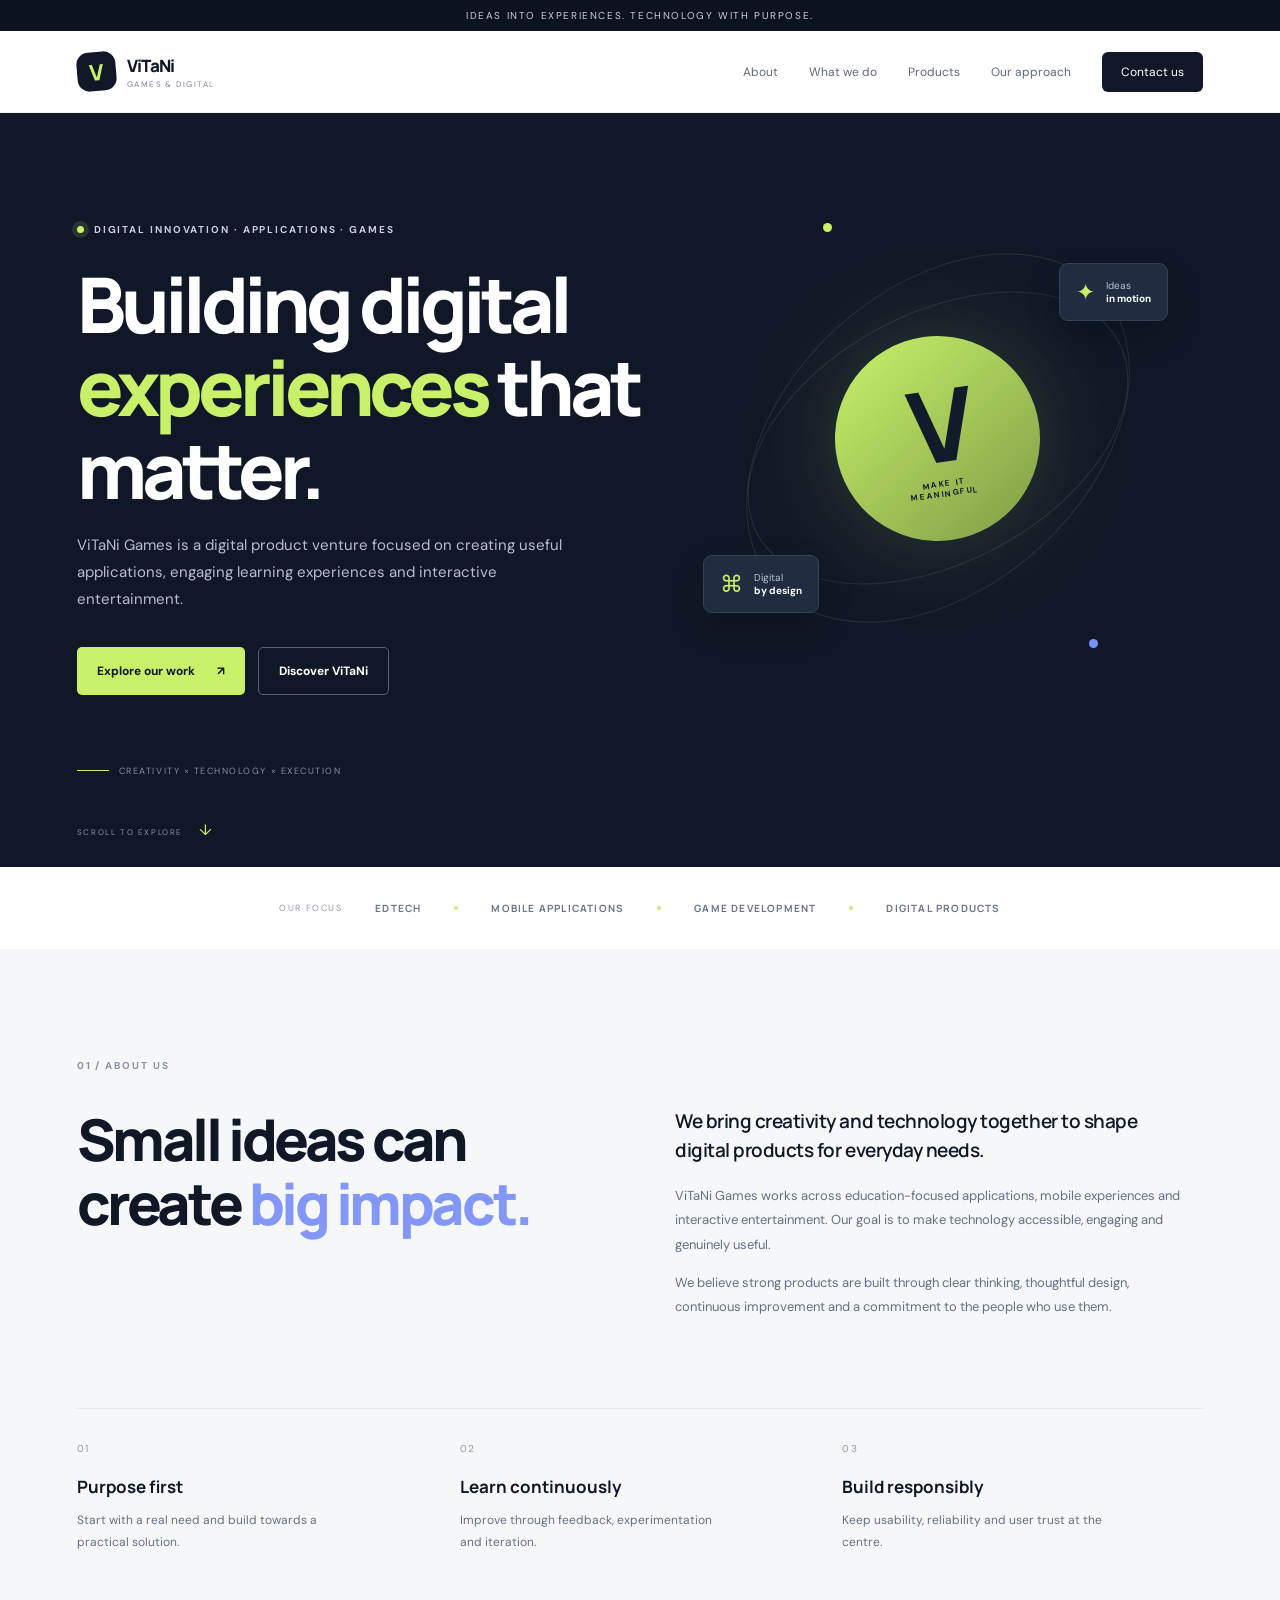
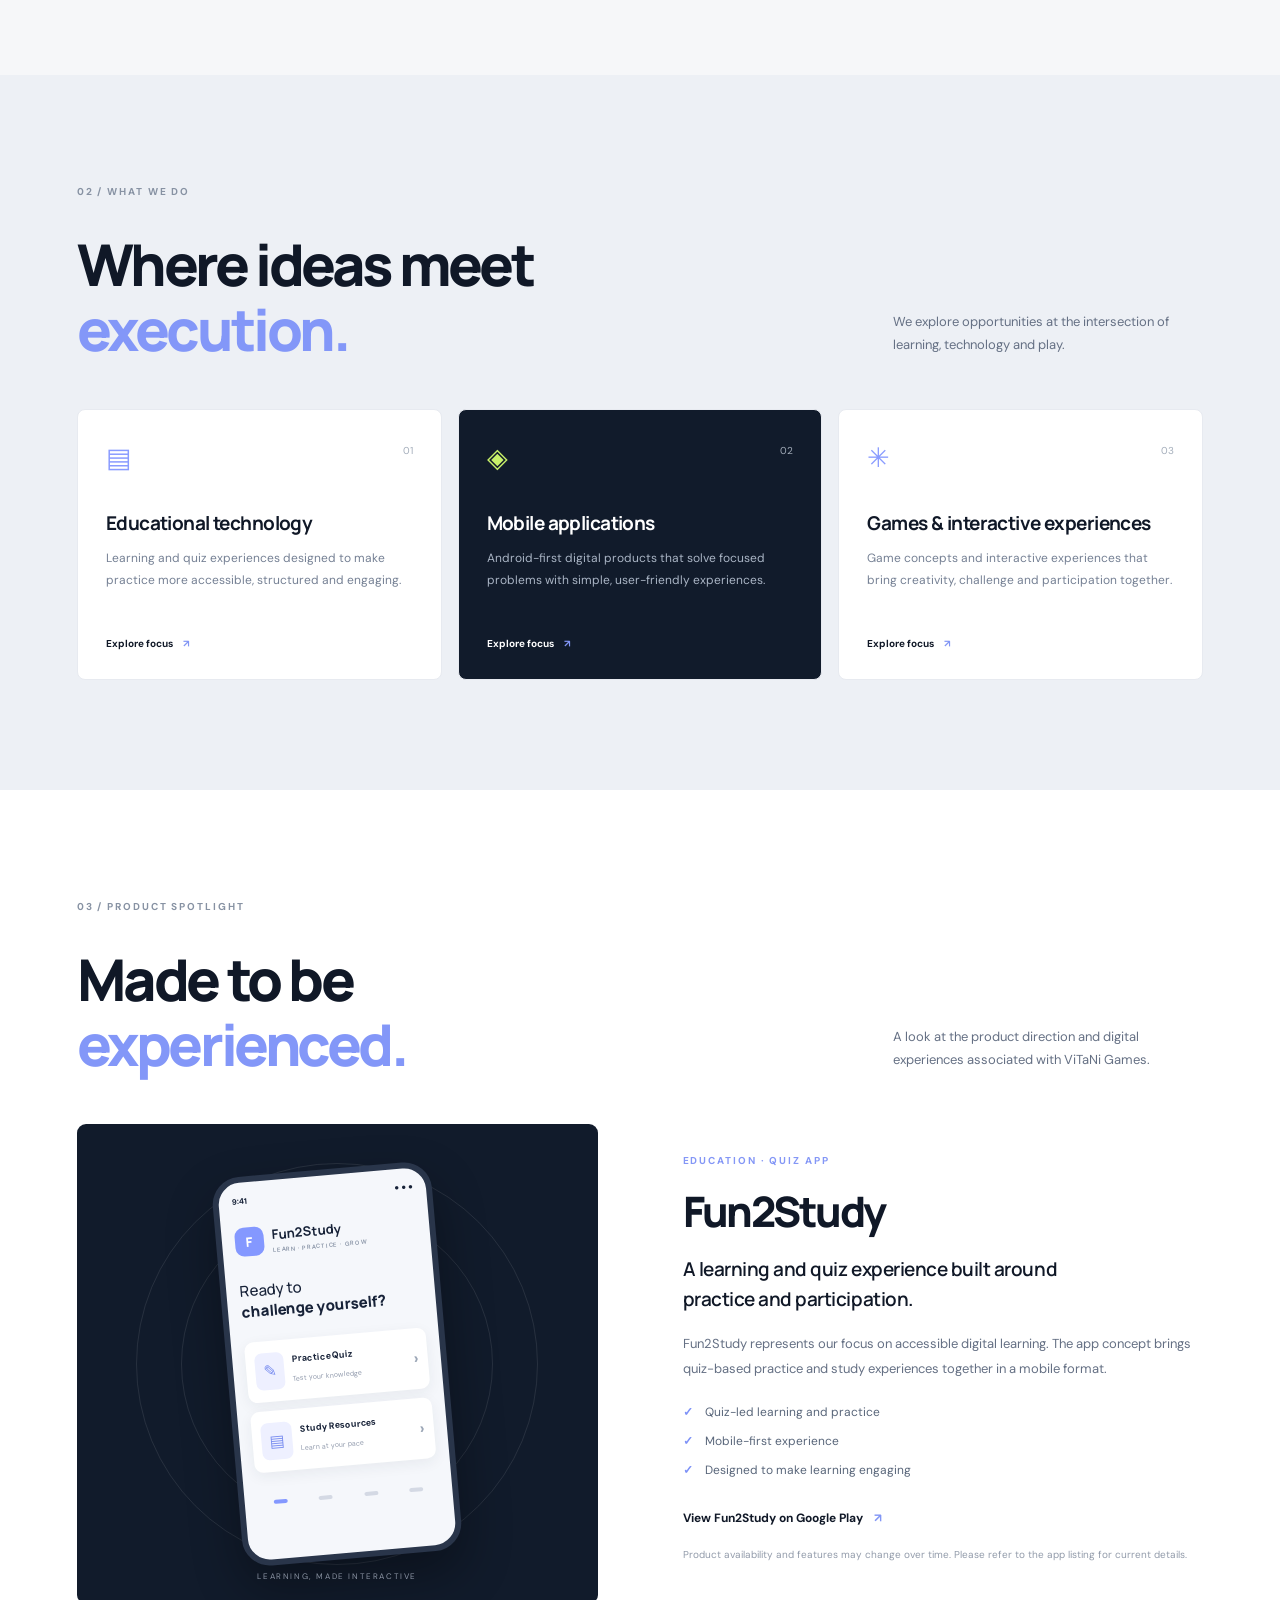
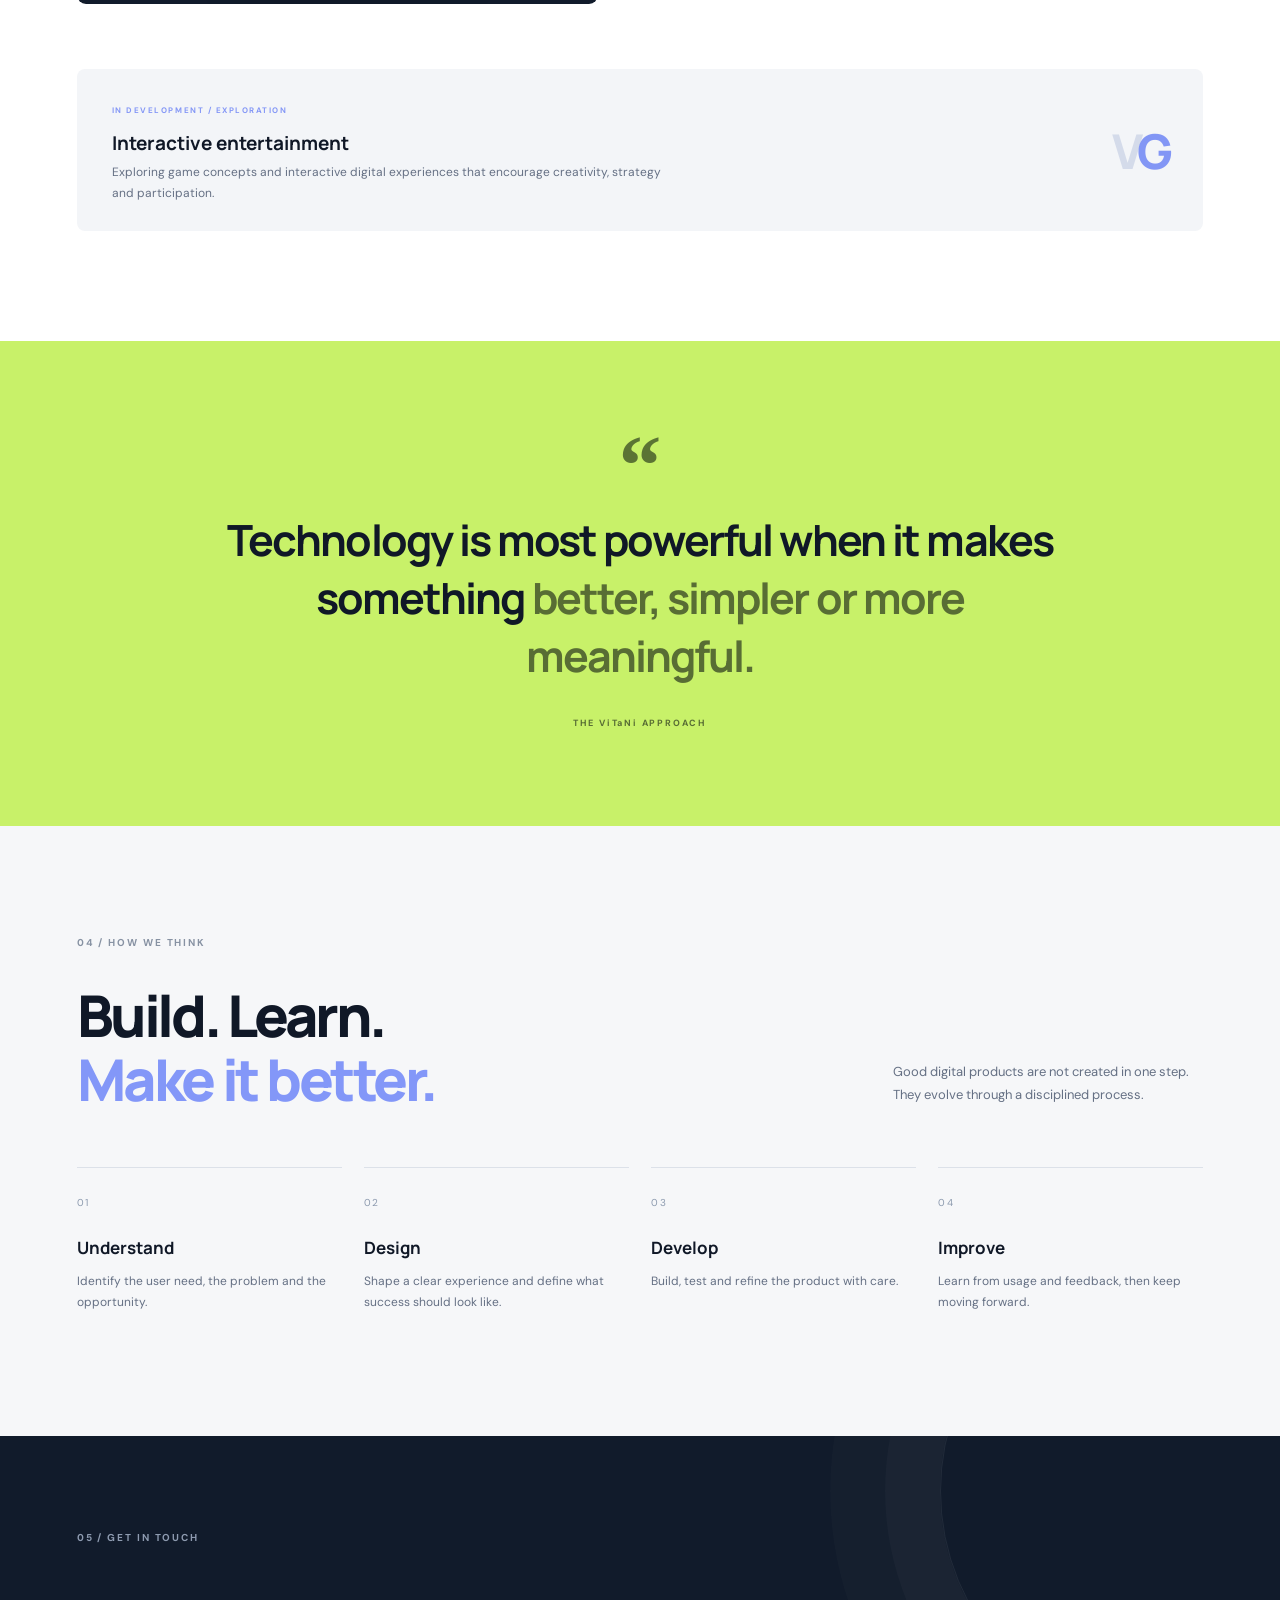
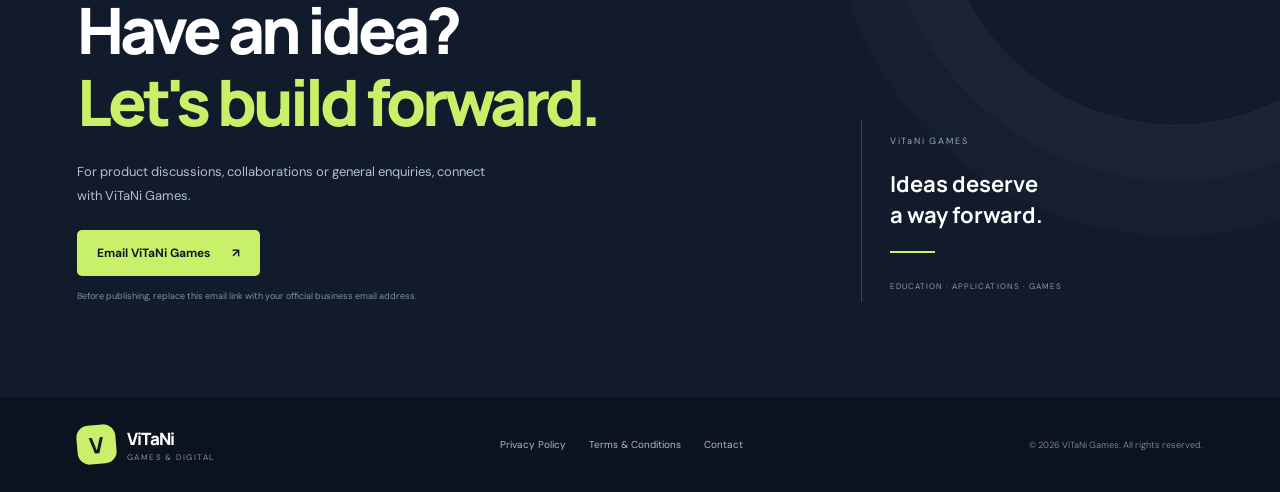
<file: index.html>
<!doctype html>
<html lang="en">
<head>
<meta charset="utf-8"><meta name="viewport" content="width=device-width, initial-scale=1">
<meta name="description" content="ViTaNi Games builds digital products across education, mobile applications and interactive entertainment."><meta name="theme-color" content="#101827">
<title>ViTaNi Games | Building Digital Experiences</title><link rel="icon" type="image/svg+xml" href="assets/favicon.svg"><link rel="stylesheet" href="styles.css">
</head><body>
<div class="announcement">Ideas into experiences. Technology with purpose.</div>
<header class="site-header"><a class="brand" href="#home" aria-label="ViTaNi Games home"><span class="brand-mark">V</span><span><strong>ViTaNi</strong><small>GAMES & DIGITAL</small></span></a><button class="menu-toggle" aria-label="Open navigation" aria-expanded="false">☰</button><nav class="nav" aria-label="Main navigation"><a href="#about">About</a><a href="#work">What we do</a><a href="#products">Products</a><a href="#approach">Our approach</a><a href="#contact" class="nav-cta">Contact us</a></nav></header>
<main>
<section class="hero" id="home"><div class="hero-content"><div class="eyebrow"><span class="pulse"></span> DIGITAL INNOVATION · APPLICATIONS · GAMES</div><h1>Building digital<br><em>experiences</em> that matter.</h1><p class="hero-copy">ViTaNi Games is a digital product venture focused on creating useful applications, engaging learning experiences and interactive entertainment.</p><div class="hero-actions"><a class="button button-primary" href="#work">Explore our work <span>↗</span></a><a class="button button-ghost" href="#about">Discover ViTaNi</a></div><div class="hero-footnote"><span class="mini-line"></span> CREATIVITY × TECHNOLOGY × EXECUTION</div></div>
<div class="hero-art" aria-label="Abstract digital innovation illustration"><div class="orbit orbit-a"></div><div class="orbit orbit-b"></div><div class="art-core"><div class="core-v">V</div><div class="core-caption">MAKE IT<br>MEANINGFUL</div></div><div class="float-card card-top"><span class="card-icon">✦</span><span>Ideas<br><b>in motion</b></span></div><div class="float-card card-bottom"><span class="card-icon">⌘</span><span>Digital<br><b>by design</b></span></div><div class="art-dot dot-a"></div><div class="art-dot dot-b"></div></div><div class="hero-scroll">SCROLL TO EXPLORE <span>↓</span></div></section>
<section class="trust-strip"><span>OUR FOCUS</span><b>EDTECH</b><i></i><b>MOBILE APPLICATIONS</b><i></i><b>GAME DEVELOPMENT</b><i></i><b>DIGITAL PRODUCTS</b></section>
<section class="section about-section" id="about"><div class="section-label">01 / ABOUT US</div><div class="about-grid"><div><h2>Small ideas can<br>create <em>big impact.</em></h2></div><div class="about-text"><p class="lead">We bring creativity and technology together to shape digital products for everyday needs.</p><p>ViTaNi Games works across education-focused applications, mobile experiences and interactive entertainment. Our goal is to make technology accessible, engaging and genuinely useful.</p><p>We believe strong products are built through clear thinking, thoughtful design, continuous improvement and a commitment to the people who use them.</p></div></div><div class="principles"><article><span>01</span><h3>Purpose first</h3><p>Start with a real need and build towards a practical solution.</p></article><article><span>02</span><h3>Learn continuously</h3><p>Improve through feedback, experimentation and iteration.</p></article><article><span>03</span><h3>Build responsibly</h3><p>Keep usability, reliability and user trust at the centre.</p></article></div></section>
<section class="section work-section" id="work"><div class="section-label">02 / WHAT WE DO</div><div class="section-heading"><h2>Where ideas meet<br><em>execution.</em></h2><p>We explore opportunities at the intersection of learning, technology and play.</p></div><div class="service-grid"><article class="service-card"><div class="service-icon">▤</div><div class="service-no">01</div><h3>Educational technology</h3><p>Learning and quiz experiences designed to make practice more accessible, structured and engaging.</p><a href="#products">Explore focus <span>↗</span></a></article><article class="service-card featured"><div class="service-icon">◈</div><div class="service-no">02</div><h3>Mobile applications</h3><p>Android-first digital products that solve focused problems with simple, user-friendly experiences.</p><a href="#products">Explore focus <span>↗</span></a></article><article class="service-card"><div class="service-icon">✳</div><div class="service-no">03</div><h3>Games & interactive experiences</h3><p>Game concepts and interactive experiences that bring creativity, challenge and participation together.</p><a href="#products">Explore focus <span>↗</span></a></article></div></section>
<section class="section products-section" id="products"><div class="section-label">03 / PRODUCT SPOTLIGHT</div><div class="section-heading"><h2>Made to be<br><em>experienced.</em></h2><p>A look at the product direction and digital experiences associated with ViTaNi Games.</p></div><div class="product-feature"><div class="product-visual"><div class="phone"><div class="phone-top"><span>9:41</span><span>● ● ●</span></div><div class="app-brand"><span class="app-logo">F</span><span>Fun2Study<small>LEARN · PRACTICE · GROW</small></span></div><div class="app-welcome">Ready to<br><b>challenge yourself?</b></div><div class="app-tile"><span>✎</span><div><b>Practice Quiz</b><small>Test your knowledge</small></div><strong>›</strong></div><div class="app-tile"><span>▤</span><div><b>Study Resources</b><small>Learn at your pace</small></div><strong>›</strong></div><div class="app-bottom"><i></i><i></i><i></i><i></i></div></div><div class="visual-caption">LEARNING, MADE INTERACTIVE</div></div><div class="product-info"><div class="product-tag">EDUCATION · QUIZ APP</div><h3>Fun2Study</h3><p class="lead">A learning and quiz experience built around practice and participation.</p><p>Fun2Study represents our focus on accessible digital learning. The app concept brings quiz-based practice and study experiences together in a mobile format.</p><ul class="check-list"><li>Quiz-led learning and practice</li><li>Mobile-first experience</li><li>Designed to make learning engaging</li></ul><a class="text-link" href="https://play.google.com/store/apps/details?id=com.fun2study2" target="_blank" rel="noopener">View Fun2Study on Google Play <span>↗</span></a><p class="small-note">Product availability and features may change over time. Please refer to the app listing for current details.</p></div></div><div class="other-products"><div><span class="tiny-label">IN DEVELOPMENT / EXPLORATION</span><h3>Interactive entertainment</h3><p>Exploring game concepts and interactive digital experiences that encourage creativity, strategy and participation.</p></div><div class="concept-mark">V<span>G</span></div></div></section>
<section class="statement" id="approach"><div class="statement-mark">“</div><p>Technology is most powerful when it makes something <em>better, simpler or more meaningful.</em></p><span>THE ViTaNi APPROACH</span></section>
<section class="section approach-section"><div class="section-label">04 / HOW WE THINK</div><div class="section-heading"><h2>Build. Learn.<br><em>Make it better.</em></h2><p>Good digital products are not created in one step. They evolve through a disciplined process.</p></div><div class="process"><div><span>01</span><h3>Understand</h3><p>Identify the user need, the problem and the opportunity.</p></div><div><span>02</span><h3>Design</h3><p>Shape a clear experience and define what success should look like.</p></div><div><span>03</span><h3>Develop</h3><p>Build, test and refine the product with care.</p></div><div><span>04</span><h3>Improve</h3><p>Learn from usage and feedback, then keep moving forward.</p></div></div></section>
<section class="contact-section" id="contact"><div class="contact-orb"></div><div class="section-label">05 / GET IN TOUCH</div><div class="contact-content"><h2>Have an idea?<br><em>Let's build forward.</em></h2><p>For product discussions, collaborations or general enquiries, connect with ViTaNi Games.</p><a class="button button-light" href="mailto:REPLACE_WITH_OFFICIAL_EMAIL">Email ViTaNi Games <span>↗</span></a><small>Before publishing, replace this email link with your official business email address.</small></div><div class="contact-side"><span>ViTaNi GAMES</span><b>Ideas deserve<br>a way forward.</b><div class="side-line"></div><small>EDUCATION · APPLICATIONS · GAMES</small></div></section>
</main><footer class="footer"><a class="brand footer-brand" href="#home"><span class="brand-mark">V</span><span><strong>ViTaNi</strong><small>GAMES & DIGITAL</small></span></a><div class="footer-links"><a href="privacy.html">Privacy Policy</a><a href="terms.html">Terms & Conditions</a><a href="#contact">Contact</a></div><div class="copyright">© <span id="year"></span> ViTaNi Games. All rights reserved.</div></footer><script src="script.js"></script></body></html>
</file>
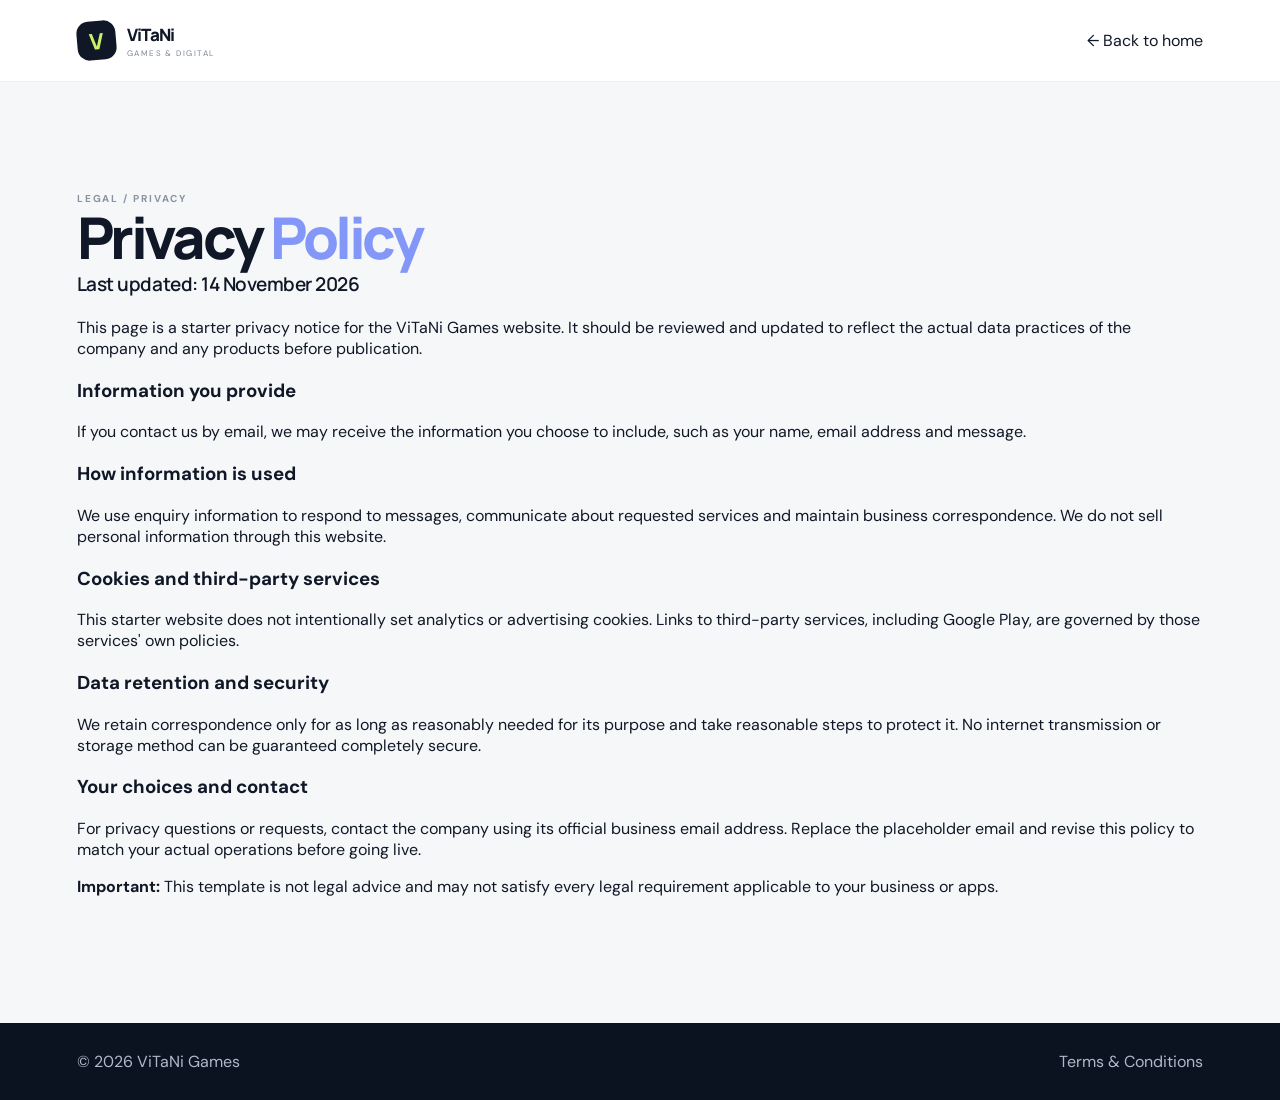
<file: privacy.html>
<!doctype html><html lang="en"><head><meta charset="utf-8"><meta name="viewport" content="width=device-width,initial-scale=1"><title>Privacy Policy | ViTaNi Games</title><link rel="stylesheet" href="styles.css"></head><body><header class="site-header"><a class="brand" href="index.html"><span class="brand-mark">V</span><span><strong>ViTaNi</strong><small>GAMES & DIGITAL</small></span></a><a href="index.html">← Back to home</a></header><main class="section"><div class="section-label">LEGAL / PRIVACY</div><h2>Privacy <em>Policy</em></h2><p class="lead">Last updated: 14 November 2026</p><p>This page is a starter privacy notice for the ViTaNi Games website. It should be reviewed and updated to reflect the actual data practices of the company and any products before publication.</p><h3>Information you provide</h3><p>If you contact us by email, we may receive the information you choose to include, such as your name, email address and message.</p><h3>How information is used</h3><p>We use enquiry information to respond to messages, communicate about requested services and maintain business correspondence. We do not sell personal information through this website.</p><h3>Cookies and third-party services</h3><p>This starter website does not intentionally set analytics or advertising cookies. Links to third-party services, including Google Play, are governed by those services' own policies.</p><h3>Data retention and security</h3><p>We retain correspondence only for as long as reasonably needed for its purpose and take reasonable steps to protect it. No internet transmission or storage method can be guaranteed completely secure.</p><h3>Your choices and contact</h3><p>For privacy questions or requests, contact the company using its official business email address. Replace the placeholder email and revise this policy to match your actual operations before going live.</p><p><strong>Important:</strong> This template is not legal advice and may not satisfy every legal requirement applicable to your business or apps.</p></main><footer class="footer"><span>© <span id="year"></span> ViTaNi Games</span><a href="terms.html">Terms & Conditions</a></footer><script src="script.js"></script></body></html>
</file>
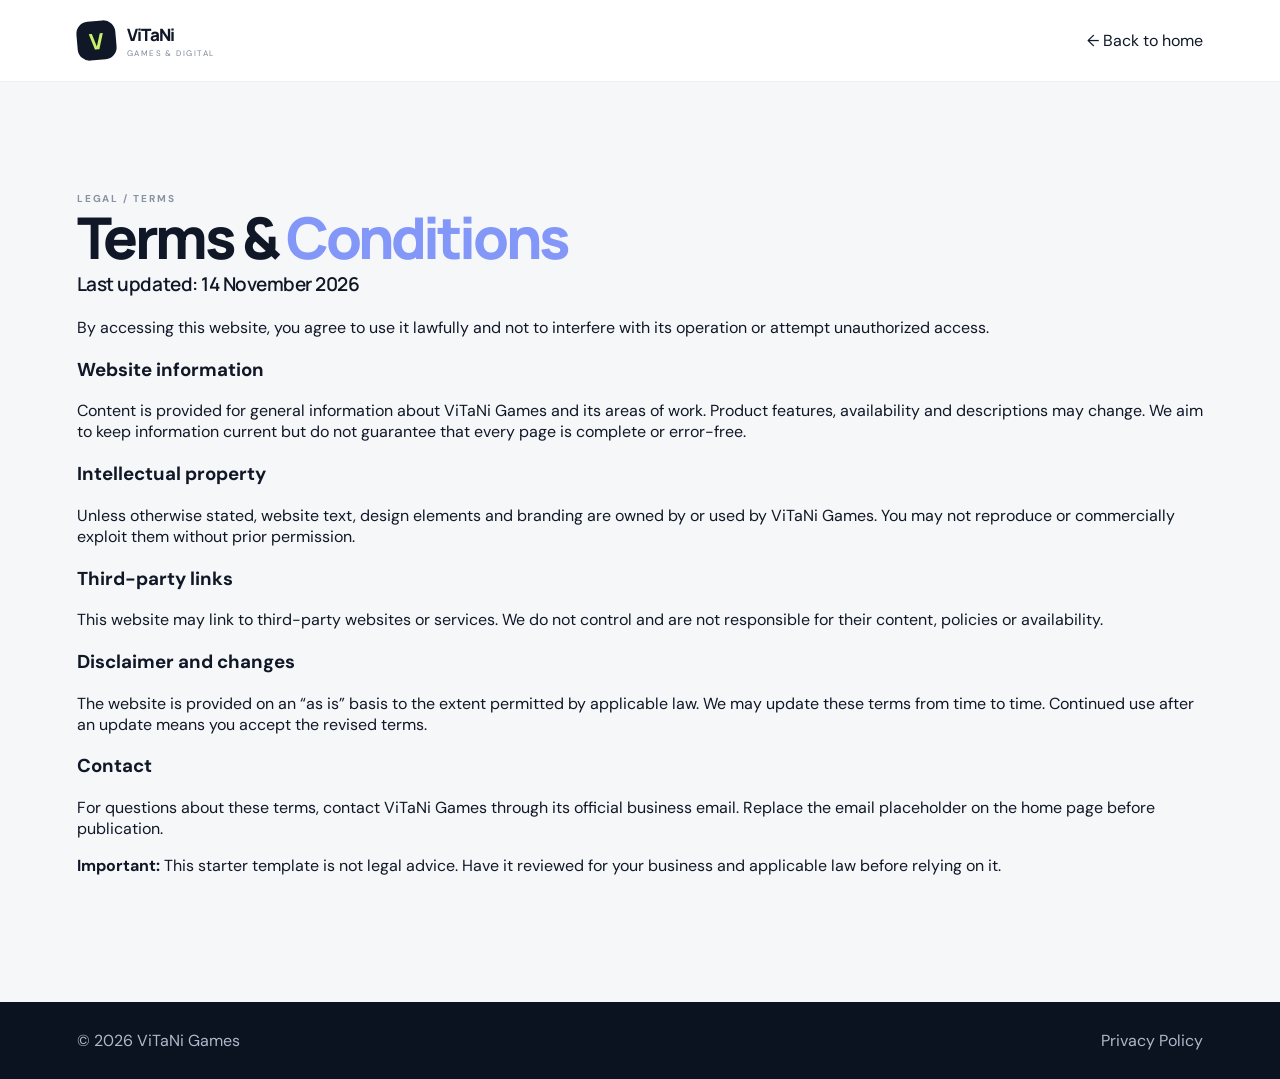
<file: terms.html>
<!doctype html><html lang="en"><head><meta charset="utf-8"><meta name="viewport" content="width=device-width,initial-scale=1"><title>Terms & Conditions | ViTaNi Games</title><link rel="stylesheet" href="styles.css"></head><body><header class="site-header"><a class="brand" href="index.html"><span class="brand-mark">V</span><span><strong>ViTaNi</strong><small>GAMES & DIGITAL</small></span></a><a href="index.html">← Back to home</a></header><main class="section"><div class="section-label">LEGAL / TERMS</div><h2>Terms & <em>Conditions</em></h2><p class="lead">Last updated: 14 November 2026</p><p>By accessing this website, you agree to use it lawfully and not to interfere with its operation or attempt unauthorized access.</p><h3>Website information</h3><p>Content is provided for general information about ViTaNi Games and its areas of work. Product features, availability and descriptions may change. We aim to keep information current but do not guarantee that every page is complete or error-free.</p><h3>Intellectual property</h3><p>Unless otherwise stated, website text, design elements and branding are owned by or used by ViTaNi Games. You may not reproduce or commercially exploit them without prior permission.</p><h3>Third-party links</h3><p>This website may link to third-party websites or services. We do not control and are not responsible for their content, policies or availability.</p><h3>Disclaimer and changes</h3><p>The website is provided on an “as is” basis to the extent permitted by applicable law. We may update these terms from time to time. Continued use after an update means you accept the revised terms.</p><h3>Contact</h3><p>For questions about these terms, contact ViTaNi Games through its official business email. Replace the email placeholder on the home page before publication.</p><p><strong>Important:</strong> This starter template is not legal advice. Have it reviewed for your business and applicable law before relying on it.</p></main><footer class="footer"><span>© <span id="year"></span> ViTaNi Games</span><a href="privacy.html">Privacy Policy</a></footer><script src="script.js"></script></body></html>
</file>
<file: styles.css>
@import url('https://fonts.googleapis.com/css2?family=DM+Sans:wght@400;500;600;700&family=Manrope:wght@400;500;600;700;800&display=swap');
:root{--ink:#101827;--muted:#657084;--paper:#f6f7f9;--lime:#c8f169;--blue:#7b91ff;--line:#e4e8ee;--white:#fff}*{box-sizing:border-box}html{scroll-behavior:smooth;scroll-padding-top:90px}body{margin:0;background:var(--paper);color:var(--ink);font-family:'DM Sans',sans-serif}a{color:inherit;text-decoration:none}.announcement{background:#0b1220;color:#c8d1e1;text-align:center;padding:9px 15px;font-size:10px;letter-spacing:.16em;text-transform:uppercase}.site-header{height:82px;padding:0 max(calc((100% - 1160px)/2),6%);display:flex;align-items:center;justify-content:space-between;background:#fff;position:sticky;top:0;z-index:20;border-bottom:1px solid #edf0f4}.brand{display:flex;align-items:center;gap:11px}.brand-mark{width:39px;height:39px;display:grid;place-items:center;background:var(--ink);color:var(--lime);font:800 22px Manrope;border-radius:12px;transform:rotate(-5deg)}.brand strong{display:block;font:800 17px Manrope;letter-spacing:-.04em}.brand small{display:block;font-size:8px;letter-spacing:.18em;color:#7c8798;margin-top:2px}.nav{display:flex;align-items:center;gap:31px;font-size:12px;color:#5d6878}.nav a:hover,.footer a:hover{color:#657be9}.nav .nav-cta{background:var(--ink);color:#fff;padding:12px 19px;border-radius:6px}.menu-toggle{display:none;border:0;background:none;font-size:24px}.hero{min-height:660px;background:#101827;color:white;position:relative;overflow:hidden;padding:110px max(calc((100% - 1160px)/2),6%) 90px;display:flex;align-items:center}.hero-content{position:relative;z-index:2;max-width:620px}.eyebrow,.section-label,.product-tag,.tiny-label{font-size:10px;letter-spacing:.19em;font-weight:700}.eyebrow{color:#c4d0e2;display:flex;align-items:center;gap:10px}.pulse{width:7px;height:7px;border-radius:50%;background:var(--lime);box-shadow:0 0 0 5px #c8f16920}.hero h1{font:800 clamp(48px,6vw,78px)/1.08 Manrope;letter-spacing:-.065em;margin:27px 0 20px}.hero h1 em,.section h2 em,.contact-content h2 em{font-style:normal;color:var(--lime)}.hero-copy{max-width:510px;color:#b4bfd0;line-height:1.8;font-size:15px}.hero-actions{display:flex;gap:13px;margin-top:34px}.button{display:inline-flex;align-items:center;gap:22px;padding:15px 20px;border-radius:5px;font-size:12px;font-weight:700;transition:.2s}.button:hover{transform:translateY(-3px)}.button-primary{background:var(--lime);color:var(--ink)}.button-ghost{border:1px solid #586275;color:#fff}.hero-footnote{display:flex;align-items:center;gap:10px;color:#8290a5;font-size:9px;letter-spacing:.17em;margin-top:70px}.mini-line{width:32px;height:1px;background:var(--lime)}.hero-art{position:absolute;width:480px;height:480px;right:8%;top:85px;display:grid;place-items:center}.orbit{position:absolute;border:1px solid #ffffff18;border-radius:50%;transform:rotate(-28deg)}.orbit-a{width:410px;height:250px}.orbit-b{width:300px;height:440px;transform:rotate(48deg)}.art-core{width:205px;height:205px;border-radius:50%;background:linear-gradient(145deg,#c8f169,#7f9d47);display:flex;flex-direction:column;align-items:center;justify-content:center;color:#111b2a;box-shadow:0 0 100px #c8f16930;transform:rotate(-8deg)}.core-v{font:800 100px/.9 Manrope;letter-spacing:-.1em}.core-caption{font-size:8px;letter-spacing:.2em;text-align:center;margin-top:10px;font-weight:700}.float-card{position:absolute;background:#202c40;border:1px solid #344258;padding:13px 16px;border-radius:9px;display:flex;align-items:center;gap:11px;font-size:10px;color:#b8c4d5;box-shadow:0 15px 35px #0003}.float-card b{color:#fff}.card-icon{font-size:23px;color:var(--lime)}.card-top{top:65px;right:10px}.card-bottom{bottom:65px;left:5px}.art-dot{position:absolute;width:9px;height:9px;background:var(--lime);border-radius:50%}.dot-a{top:25px;left:125px}.dot-b{bottom:30px;right:80px;background:var(--blue)}.hero-scroll{position:absolute;bottom:27px;left:max(calc((100% - 1160px)/2),6%);font-size:8px;letter-spacing:.2em;color:#8794a8}.hero-scroll span{color:var(--lime);font-size:15px;margin-left:12px}.trust-strip{background:#fff;min-height:82px;display:flex;align-items:center;justify-content:center;gap:33px;flex-wrap:wrap;padding:20px}.trust-strip span{font-size:9px;letter-spacing:.17em;color:#929baa}.trust-strip b{font:700 10px Manrope;letter-spacing:.12em;color:#697488}.trust-strip i{width:4px;height:4px;background:#c8f169;border-radius:50%}.section{padding:110px max(calc((100% - 1160px)/2),6%)}.section-label{color:#8792a3}.about-grid{display:grid;grid-template-columns:1fr 1fr;gap:70px;margin-top:35px}.section h2,.contact-content h2{font:800 clamp(39px,4.5vw,59px)/1.12 Manrope;letter-spacing:-.06em;margin:0}.section h2 em{color:#8397f8}.about-text{max-width:520px}.lead{font:600 19px/1.55 Manrope;letter-spacing:-.025em;margin:0 0 18px}.about-text p:not(.lead),.product-info>p:not(.lead){font-size:13px;line-height:1.9;color:var(--muted)}.principles{display:grid;grid-template-columns:repeat(3,1fr);gap:22px;margin-top:75px;border-top:1px solid var(--line);padding-top:27px}.principles article{padding-right:25px}.principles span,.process span{font-size:10px;color:#8b99ae;letter-spacing:.15em}.principles h3,.process h3{font:700 17px Manrope;margin:18px 0 8px}.principles p,.process p{font-size:12px;line-height:1.8;color:var(--muted);max-width:260px}.work-section{background:#edf0f5}.section-heading{display:flex;justify-content:space-between;align-items:end;gap:40px;margin:34px 0 48px}.section-heading>p{max-width:310px;color:var(--muted);font-size:13px;line-height:1.8;margin:0 0 5px}.service-grid{display:grid;grid-template-columns:repeat(3,1fr);gap:16px}.service-card{position:relative;background:#fff;padding:30px 28px 27px;min-height:270px;border:1px solid #e7eaf0;border-radius:8px}.service-card.featured{background:#111b2b;color:#fff}.service-icon{font-size:27px;color:#8a9cff}.service-card.featured .service-icon{color:var(--lime)}.service-no{position:absolute;right:28px;top:34px;font-size:10px;color:#a3adba}.service-card h3{font:700 19px Manrope;letter-spacing:-.03em;margin:35px 0 12px}.service-card p{font-size:12px;line-height:1.8;color:#758094;min-height:65px}.service-card.featured p{color:#aab5c5}.service-card a{display:inline-block;font-size:10px;font-weight:700;margin-top:12px}.service-card a span,.text-link span{color:#8296f5;margin-left:8px}.products-section{background:#fff}.product-feature{display:grid;grid-template-columns:1fr 1fr;gap:85px;align-items:center;margin-top:15px}.product-visual{min-height:480px;background:#111b2b;border-radius:9px;display:flex;align-items:center;justify-content:center;position:relative;overflow:hidden}.product-visual:before,.product-visual:after{content:"";position:absolute;border:1px solid #ffffff18;border-radius:50%;width:400px;height:400px}.product-visual:after{width:310px;height:310px}.phone{z-index:1;width:220px;height:390px;border:6px solid #29354a;background:#f5f7fb;border-radius:28px;padding:13px 13px 10px;color:#172238;box-shadow:0 22px 50px #0005;transform:rotate(-5deg)}.phone-top{display:flex;justify-content:space-between;font-size:8px;font-weight:700}.app-brand{display:flex;align-items:center;gap:8px;margin:22px 0 24px;font:700 13px Manrope}.app-logo{width:29px;height:29px;background:#8498ff;color:white;border-radius:9px;display:grid;place-items:center;font-weight:800}.app-brand small{display:block;font:600 6px 'DM Sans';letter-spacing:.13em;color:#8b96a8;margin-top:3px}.app-welcome{font:500 15px/1.4 Manrope;margin-bottom:20px}.app-welcome b{font-weight:800}.app-tile{background:white;border-radius:9px;padding:12px 9px;display:flex;align-items:center;gap:8px;margin:9px 0;box-shadow:0 4px 14px #1c2b4710}.app-tile>span{background:#eef0ff;color:#788cf0;border-radius:7px;padding:8px}.app-tile b{display:block;font-size:9px}.app-tile small{font-size:7px;color:#929bad}.app-tile strong{margin-left:auto;color:#9ba6b6}.app-bottom{display:flex;justify-content:space-around;margin-top:28px}.app-bottom i{width:14px;height:4px;border-radius:5px;background:#d4d9e4}.app-bottom i:first-child{background:#8498ff}.visual-caption{position:absolute;bottom:23px;color:#aab5c8;font-size:8px;letter-spacing:.2em}.product-tag{color:#8497f6}.product-info h3{font:800 42px Manrope;letter-spacing:-.06em;margin:15px 0}.product-info .lead{max-width:430px}.check-list{padding:0;list-style:none;margin:23px 0 28px}.check-list li{font-size:12px;color:#59667a;margin:13px 0}.check-list li:before{content:"✓";color:#7d91f7;margin-right:12px;font-weight:700}.text-link{font-size:12px;font-weight:700}.small-note{font-size:10px!important;color:#929baa!important;margin-top:18px}.other-products{margin-top:65px;background:#f3f5f8;padding:28px 35px;border-radius:8px;display:flex;align-items:center;justify-content:space-between}.tiny-label{font-size:8px;color:#8497f6}.other-products h3{font:700 19px Manrope;margin:12px 0 6px}.other-products p{font-size:12px;color:var(--muted);margin:0;max-width:570px;line-height:1.7}.concept-mark{font:800 48px Manrope;color:#d4dbea;letter-spacing:-.1em}.concept-mark span{color:#8296f5}.statement{background:#c8f169;padding:95px 12%;text-align:center;position:relative}.statement-mark{font:800 85px Georgia;line-height:.7;color:#5b7434}.statement p{font:700 clamp(25px,3.5vw,43px)/1.35 Manrope;letter-spacing:-.045em;max-width:850px;margin:15px auto 25px}.statement p em{font-style:normal;color:#586d34}.statement>span{font-size:9px;letter-spacing:.2em;font-weight:700;color:#586d34}.approach-section{background:#f6f7f9}.process{display:grid;grid-template-columns:repeat(4,1fr);gap:22px;margin-top:55px}.process>div{border-top:1px solid #dce1e9;padding-top:22px}.process h3{margin-top:25px}.contact-section{background:#111b2b;color:white;padding:95px max(calc((100% - 1160px)/2),6%);position:relative;overflow:hidden;display:grid;grid-template-columns:1.5fr .7fr;gap:50px}.contact-section .section-label{grid-column:1/-1;color:#8e9bb0}.contact-content{position:relative;z-index:1}.contact-content h2{font-size:clamp(42px,5vw,64px)}.contact-content h2 em{color:var(--lime)}.contact-content>p{color:#b3bfd0;font-size:13px;line-height:1.8;max-width:430px;margin:23px 0}.button-light{background:var(--lime);color:#101827}.contact-content small{display:block;color:#8190a5;font-size:9px;margin-top:14px}.contact-side{align-self:end;border-left:1px solid #39465a;padding:8px 0 8px 28px;position:relative;z-index:1}.contact-side span{font-size:9px;letter-spacing:.2em;color:#9ba8bc}.contact-side b{display:block;font:700 22px/1.4 Manrope;margin:20px 0}.side-line{height:2px;width:45px;background:var(--lime);margin:20px 0}.contact-side small{font-size:8px;letter-spacing:.13em;color:#8e9bb0}.contact-orb{position:absolute;width:470px;height:470px;border-radius:50%;border:1px solid #ffffff12;right:-130px;top:-180px;box-shadow:0 0 0 55px #ffffff06,0 0 0 110px #ffffff04}.footer{background:#0b1220;color:#aeb9c9;padding:28px max(calc((100% - 1160px)/2),6%);display:flex;align-items:center;justify-content:space-between;gap:20px}.footer-brand .brand-mark{background:var(--lime);color:#101827}.footer-brand strong{color:#fff}.footer-brand small{color:#8491a5}.footer-links{display:flex;gap:23px;font-size:10px}.copyright{font-size:9px;color:#748196}
@media(max-width:900px){.hero-art{right:-110px;opacity:.55}.hero-content{max-width:590px}.section{padding-top:85px;padding-bottom:85px}.product-feature{gap:35px}.site-header{padding:0 5%}}
@media(max-width:680px){.announcement{font-size:8px}.site-header{height:70px}.menu-toggle{display:block;color:var(--ink)}.nav{display:none;position:absolute;top:70px;left:0;right:0;background:#fff;padding:20px 6%;flex-direction:column;align-items:stretch;gap:0;box-shadow:0 15px 20px #1112}.nav.open{display:flex}.nav a{padding:13px 0}.nav .nav-cta{text-align:center;margin-top:8px}.hero{min-height:680px;padding:90px 7% 100px;align-items:flex-start}.hero-art{width:330px;height:330px;right:-135px;top:300px;opacity:.32}.art-core{width:145px;height:145px}.core-v{font-size:72px}.orbit-a{width:290px;height:180px}.orbit-b{width:220px;height:310px}.card-top{top:20px}.card-bottom{bottom:25px}.hero h1{font-size:49px}.hero-copy{font-size:13px;max-width:390px}.hero-footnote{margin-top:50px}.hero-scroll{left:7%}.trust-strip{gap:14px 18px}.trust-strip span{width:100%;text-align:center}.trust-strip b{font-size:8px}.section{padding:75px 7%}.about-grid,.product-feature{grid-template-columns:1fr;gap:28px}.about-grid{margin-top:25px}.section h2{font-size:43px}.principles,.service-grid{grid-template-columns:1fr}.principles{gap:15px;margin-top:45px}.principles article{border-bottom:1px solid var(--line);padding-bottom:13px}.principles h3{margin:8px 0}.section-heading{display:block;margin-bottom:32px}.section-heading>p{margin-top:18px}.service-card{min-height:230px}.service-card h3{margin-top:25px}.service-card p{min-height:auto}.product-visual{min-height:430px}.product-info h3{font-size:36px}.other-products{padding:23px;gap:15px}.concept-mark{font-size:37px}.statement{padding:75px 8%}.process{grid-template-columns:1fr 1fr;gap:25px 18px}.contact-section{grid-template-columns:1fr;padding:75px 7%;gap:35px}.contact-section .section-label{grid-column:auto}.contact-side{border-left:0;border-top:1px solid #39465a;padding:25px 0 0}.footer{padding:28px 7%;flex-wrap:wrap}.footer-links{order:3;width:100%;flex-wrap:wrap}.copyright{font-size:8px}}
</file>
